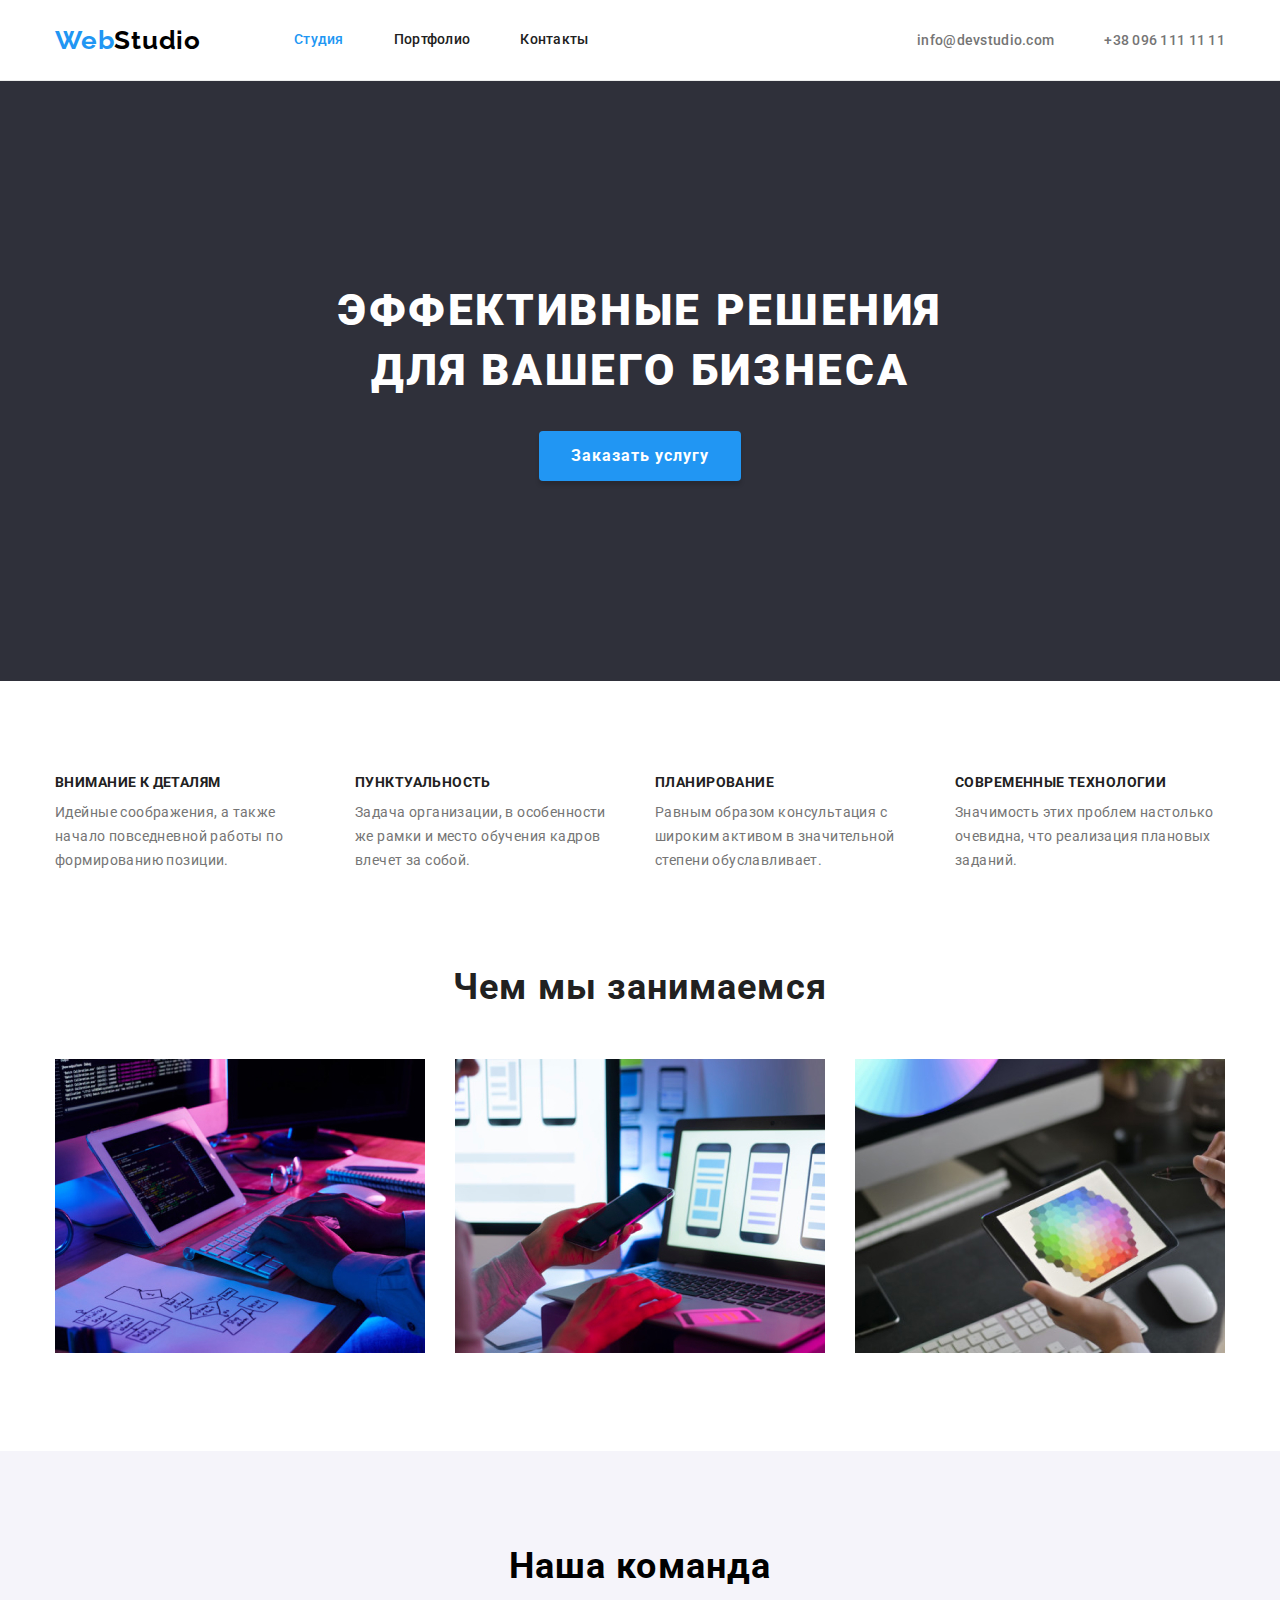
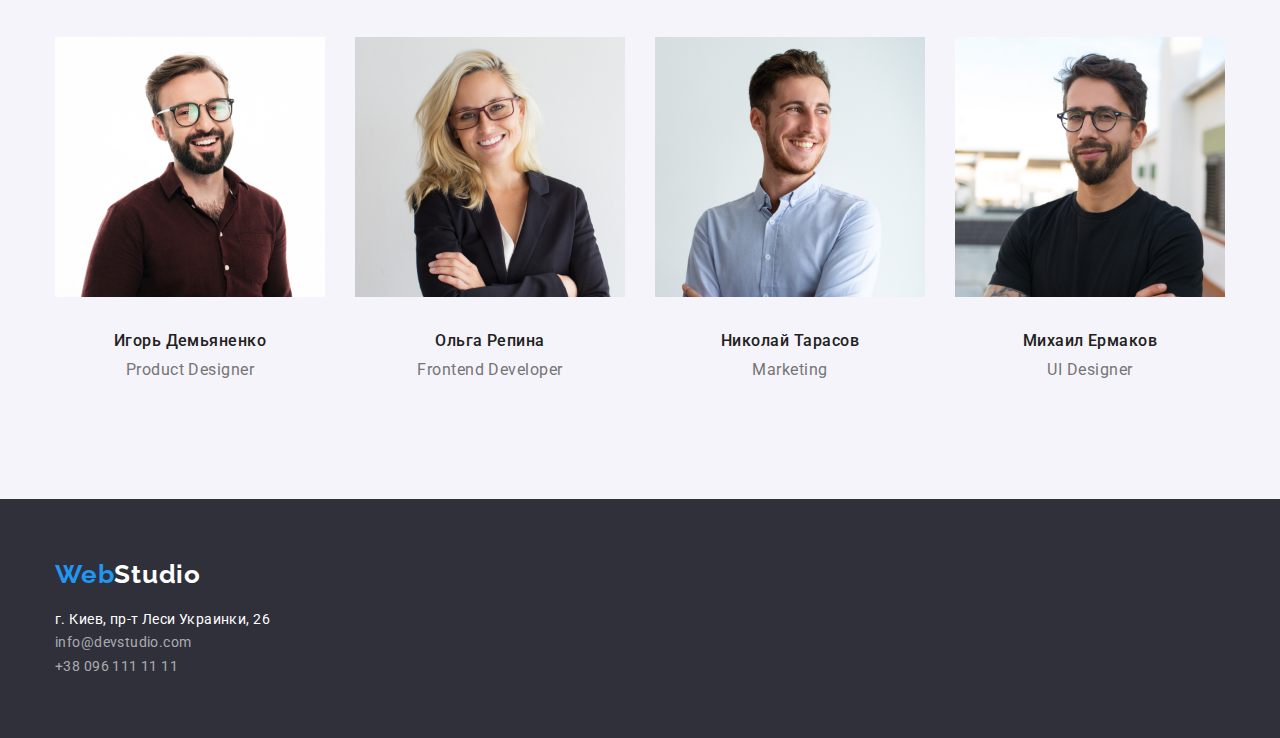
<file: index.html>
<!DOCTYPE html>
<html lang="ru">

<head>
    <meta charset="UTF-8">
    <meta http-equiv="X-UA-Compatible" content="IE=edge">
    <meta name="viewport" content="width=device-width, initial-scale=1.0">
    <title>Document</title>
    <link
        href="https://fonts.googleapis.com/css2?family=Raleway:wght@700&family=Roboto:wght@400;500;700;900&display=swap"
        rel="stylesheet">
    <link rel="stylesheet"
        href="https://cdnjs.cloudflare.com/ajax/libs/modern-normalize/1.1.0/modern-normalize.min.css">
    <link rel="stylesheet" href="./css/styles.css" />
</head>

<body>
    <header>
        <div class="container">
            <nav>
                <a href="./index.html" class="logo">Web<span>Studio</span></a>
                <ul class="site-nav">
                    <li><a href="./index.html" class="current">Студия</a></li>
                    <li><a href="./portfolio.html">Портфолио</a></li>
                    <li><a href="">Контакты</a></li>
                </ul>
            </nav>
            <ul class="contact-nav">
                <li><a href="mailto:info@devstudio.com">info@devstudio.com</a></li>
                <li><a href="tel:+380961111111">+38 096 111 11 11</a></li>
            </ul>
        </div>
    </header>

    <main>

        <section class="hero">
            <h1 class="hero-title">Эффективные решения <br /> для вашего бизнеса</h1>
            <button type="button" class="button">Заказать услугу</button>
        </section>


        <section class="section-dignity">
            <div class="container">
                <h2 class="visually-hidden">Перечень достоинств</h2>
                <ul>
                    <li>
                        <h3 class="title">Внимание к деталям</h3>
                        <p class="text">Идейные соображения, а также начало повседневной работы по формированию позиции.
                        </p>
                    </li>
                    <li>
                        <h3 class="title">Пунктуальность</h3>
                        <p class="text">Задача организации, в особенности же рамки и место обучения кадров влечет за
                            собой.</p>
                    </li>
                    <li>
                        <h3 class="title">Планирование</h3>
                        <p class="text">Равным образом консультация с широким активом в значительной степени
                            обуславливает.</p>
                    </li>
                    <li>
                        <h3 class="title">Современные технологии</h3>
                        <p class="text">Значимость этих проблем настолько очевидна, что реализация плановых заданий.</p>
                    </li>
                </ul>
            </div>
        </section>

        <section class="section-images">
            <div class="container">
                <h2 class="title">Чем мы занимаемся</h2>
                <ul>
                    <li><img src="./images/box-1.jpg" alt="box-1" width="370"></li>
                    <li><img src="./images/box-2.jpg" alt="box-2" width="370"></li>
                    <li><img src="./images/box-3.jpg" alt="box-3" width="370"></li>
                </ul>
            </div>
        </section>

        <section class="section-team">
            <div class="container">
                <h2 class="title-dreams">Наша команда</h2>
                <ul>
                    <li class="section-icon">
                        <img src="./images/team-card-1.jpg" alt="team-1" width="270" height="260">
                        <div class="team-united">
                            <h3 class="title">Игорь Демьяненко</h3>
                            <p class="text">Product Designer</p>
                        </div>

                    </li>
                    <li class="section-icon">
                        <img src="./images/team-card-2.jpg" alt="team-2" width="270" height="260">
                        <div class="team-united">
                            <h3 class="title">Ольга Репина</h3>
                            <p class="text">Frontend Developer</p>
                        </div>

                    </li>
                    <li class="section-icon">
                        <img src="./images/team-card-3.jpg" alt="team-3" width="270" height="260">
                        <div class="team-united">
                            <h3 class="title">Николай Тарасов</h3>
                            <p class="text">Marketing</p>
                        </div>
                    </li>
                    <li class="section-icon">
                        <img src="./images/team-card-4.jpg" alt="team-4" width="270" height="260">
                        <div class="team-united">
                            <h3 class="title">Михаил Ермаков</h3>
                            <p class="text">UI Designer</p>
                        </div>

                    </li>
                </ul>
            </div>
        </section>

    </main>

    <footer class="page-footer">
        <div class="container">
            <a href="./index.html" class="logo-footer">Web<span class="accent-footer">Studio</span></a>
            <address>
                <ul class="nav-footer">
                    <li><a href="https://goo.gl/maps/x7mhKrJAUDWi56Dh6" target="_blank" rel="noopener noreferrer"
                            class="maps">г. Киев, пр-т Леси Украинки, 26</a></li>
                    <li><a href="mailto:info@devstudio.com" class="phone-footer">info@devstudio.com</a></li>
                    <li><a href="tel:+380961111111" class="phone-footer">+38 096 111 11 11</a></li>
                </ul>
            </address>
        </div>
    </footer>
</body>

</html>
</file>
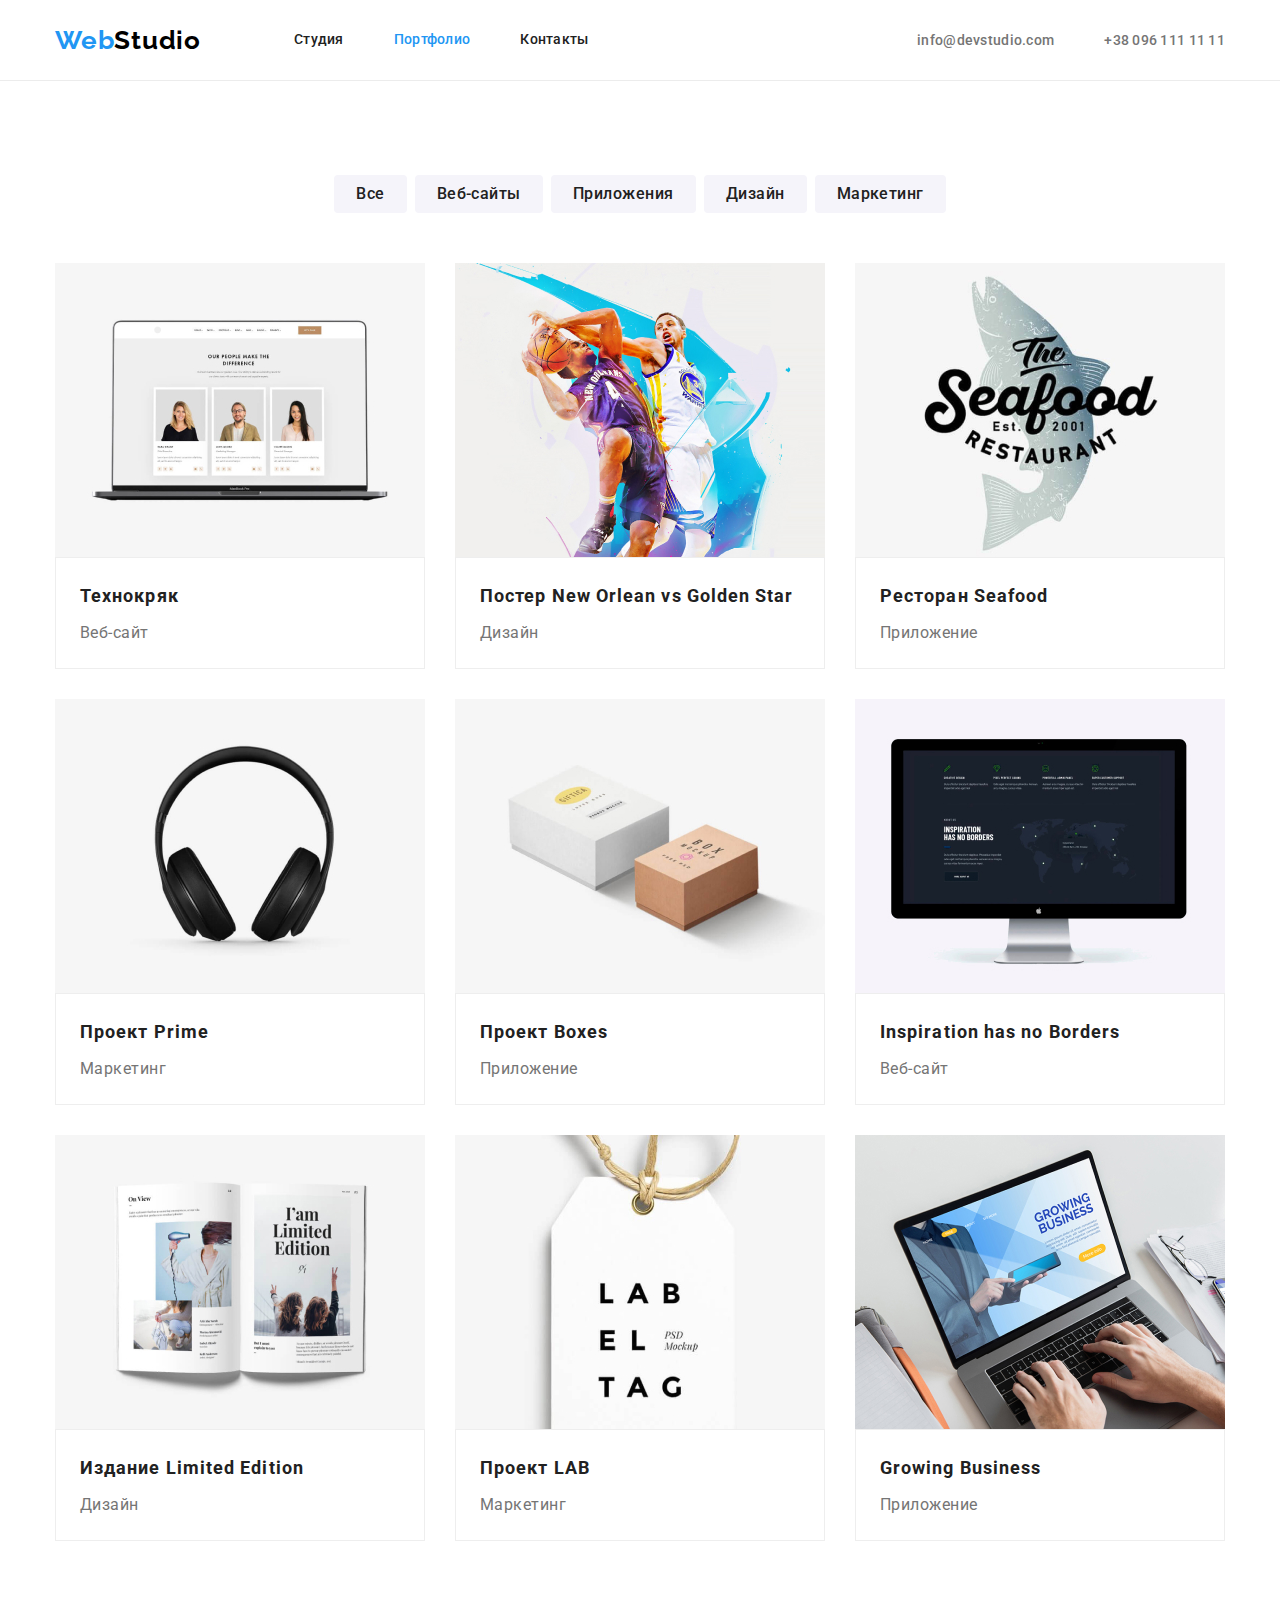
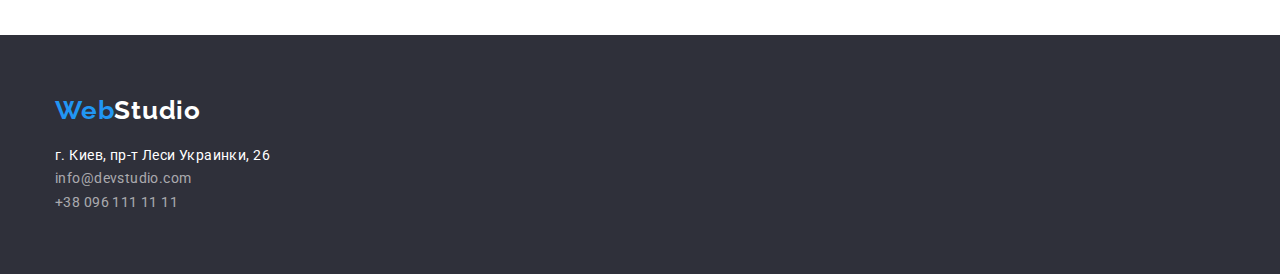
<file: portfolio.html>
<!DOCTYPE html>
<html lang="ru">

<head>
    <meta charset="UTF-8">
    <meta http-equiv="X-UA-Compatible" content="IE=edge">
    <meta name="viewport" content="width=device-width, initial-scale=1.0">
    <title>Document</title>
    <link
        href="https://fonts.googleapis.com/css2?family=Raleway:wght@700&family=Roboto:wght@400;500;700;900&display=swap"
        rel="stylesheet">
    <link rel="stylesheet"
        href="https://cdnjs.cloudflare.com/ajax/libs/modern-normalize/1.1.0/modern-normalize.min.css">
    <link rel="stylesheet" href="./css/styles.css" />
</head>

<body>
    <header>
        <div class="container">
            <nav>
                <a href="./index.html" class="logo">Web<span>Studio</span></a>
                <ul class="site-nav">
                    <li><a href="./index.html">Студия</a></li>
                    <li><a href="./portfolio.html" class="current">Портфолио</a></li>
                    <li><a href="">Контакты</a></li>
                </ul>
            </nav>
            <ul class="contact-nav">
                <li><a href="mailto:info@devstudio.com">info@devstudio.com</a></li>
                <li><a href="tel:+380961111111">+38 096 111 11 11</a></li>
            </ul>
        </div>
    </header>

    <main>
        <section class="filters">
            <div class="container">
                <h1 class="visually-hidden">Наши проэкты</h1>
                <ul class="visually-btn">
                    <li><button type="button" class="dutton">Все</button></li>
                    <li><button type="button" class="dutton">Веб-сайты</button></li>
                    <li><button type="button" class="dutton">Приложения</button></li>
                    <li><button type="button" class="dutton">Дизайн</button></li>
                    <li><button type="button" class="dutton">Маркетинг</button></li>
                </ul>
                <ul class="project">
                    <li>
                        <a href="#"><img src="./images/project-1.jpg" alt="Первый проэкт">
                            <div class="project-united">
                                <h2 class="title">Технокряк</h2>
                                <p class="text">Веб-сайт</p>
                            </div>

                        </a>
                    </li>
                    <li>
                        <a href="">
                            <img src="./images/project-2.jpg" alt="Второй проэкт">
                            <div class="project-united">
                                <h2 class="title">Постер New Orlean vs Golden Star</h2>
                                <p class="text">Дизайн</p>
                            </div>
                        </a>
                    </li>
                    <li>
                        <a href="">
                            <img src="./images/project-3.jpg" alt="Трейтий проэкт">
                            <div class="project-united">
                                <h2 class="title">Ресторан Seafood</h2>
                                <p class="text">Приложение</p>
                            </div>
                        </a>
                    </li>
                    <li>
                        <a href="">
                            <img src="./images/project-4.jpg" alt="Четвертый проэкт">
                            <div class="project-united">
                                <h2 class="title">Проект Prime</h2>
                                <p class="text">Маркетинг</p>
                            </div>
                        </a>
                    </li>
                    <li>
                        <a href="">
                            <img src="./images/project-5.jpg" alt="Пятый проэкт">
                            <div class="project-united">
                                <h2 class="title">Проект Boxes</h2>
                                <p class="text">Приложение</p>
                            </div>
                        </a>
                    </li>
                    <li>
                        <a href="">
                            <img src="./images/project-6.jpg" alt="Шестой проэкт">
                            <div class="project-united">
                                <h2 class="title">Inspiration has no Borders</h2>
                                <p class="text">Веб-сайт</p>
                            </div>
                        </a>
                    </li>
                    <li>
                        <a href="">
                            <img src="./images/project-7.jpg" alt="Седьмой проэкт">
                            <div class="project-united">
                                <h2 class="title">Издание Limited Edition</h2>
                                <p class="text">Дизайн</p>
                            </div>
                        </a>
                    </li>
                    <li>
                        <a href="">
                            <img src="./images/project-8.jpg" alt="восьмой проэкт">
                            <div class="project-united">
                                <h2 class="title">Проект LAB</h2>
                                <p class="text">Маркетинг</p>
                            </div>
                        </a>
                    </li>
                    <li>
                        <a href="">
                            <img src="./images/project-9.jpg" alt="восьмой проэкт">
                            <div class="project-united">
                                <h2 class="title">Growing Business</h2>
                                <p class="text">Приложение</p>
                            </div>
                        </a>
                    </li>
                </ul>
            </div>
        </section>
    </main>

    <footer class="page-footer">
        <div class="container">
            <a href="./index.html" class="logo-footer">Web<span class="accent-footer">Studio</span></a>
            <address>
                <ul class="nav-footer">
                    <li><a href="https://goo.gl/maps/x7mhKrJAUDWi56Dh6" target="_blank" rel="noopener noreferrer"
                            class="maps">г. Киев, пр-т Леси Украинки, 26</a></li>
                    <li><a href="mailto:info@devstudio.com" class="phone-footer">info@devstudio.com</a></li>
                    <li><a href="tel:+380961111111" class="phone-footer">+38 096 111 11 11</a></li>
                </ul>
            </address>
        </div>
    </footer>
</body>

</html>
</file>
<file: css/styles.css>
:root {
  --primary-text-color: #757575;
  --title-text-color: #212121;
}

body {
  background-color: #ffffff;
  font-family: Roboto, sans-serif;
}

ul {
  margin: 0;
  padding: 0;
  list-style: none;
}

.visually-hidden {
  position: absolute;
  width: 1px;
  height: 1px;
  margin: -1px;
  border: 0;
  padding: 0;

  white-space: nowrap;
  clip-path: inset(100%);
  clip: rect(0 0 0 0);
  overflow: hidden;
}

.container {
  max-width: 1200px;
  padding-left: 15px;
  padding-right: 15px;
  margin-top: 0;
  margin-left: auto;
  margin-right: auto;
  /*background-color: aqua;*/
}

h1,
h2,
h3,
h4,
h5,
h6,
p {
  margin-top: 0;
  margin-bottom: 0;
}

.logo {
  color: #2196f3;
  font-family: Raleway;
  font-weight: 700;
  font-size: 26px;
  line-height: 1.19;
  letter-spacing: 0.03em;
  text-decoration: none;
}

/* header */

header {
  border-bottom: 1px solid #ececec;
  font-weight: normal;
}

header .container {
  display: flex;
  align-items: center;
  justify-content: space-between;
}

header .logo span {
  color: #000000;
}

header nav,
header ul {
  display: flex;
  flex-direction: row;
  align-items: center;
}

header nav {
  column-gap: 93px;
}

header ul {
  column-gap: 50px;
}

header ul li a {
  font-weight: 500;
  font-size: 14px;
  line-height: 1.14;
  letter-spacing: 0.02em;
  text-decoration: none;
}

header .site-nav li a {
  color: var(--title-text-color);
  padding: 32px 0;
  display: block;
}

header .site-nav li a:hover,
header .site-nav li a:focus,
header .site-nav li a.current {
  color: #2196f3;
}

header .contact-nav li a {
  color: var(--primary-text-color);
}

header .contact-nav li a:hover,
header .contact-nav li a:focus {
  color: #2196f3;
}

/* END header ==========================*/

/*герой*/

.hero {
  background-color: #2f303a;
  text-align: center;
  padding-top: 200px;
  padding-bottom: 200px;
}
.hero-title {
  margin-bottom: 30px;
  color: #ffffff;
  font-weight: 900;
  font-size: 44px;
  line-height: 1.36;
  letter-spacing: 0.06em;
  text-transform: uppercase;
}
/* END герой =============================*/

/*кнопки*/

.hero .button {
  background-color: #2196f3;
  color: #ffffff;
  font-weight: 700;
  font-size: 16px;
  line-height: 1.88;
  align-items: center;
  letter-spacing: 0.06em;
  box-shadow: 0px 4px 4px rgba(0, 0, 0, 0.15);
  border-radius: 4px;
  border: transparent;
  padding: 10px 32px;
}

.filters .dutton {
  /*display: inline-block;*/
  background-color: #f5f4fa;
  color: var(--title-text-color);
  font-weight: 500;
  font-size: 16px;
  line-height: 1.63;
  letter-spacing: 0.03em;
  text-align: center;
  cursor: pointer;
  border-radius: 4px;
  border: transparent;
  padding: 6px 22px;
}

.filters .dutton:focus,
.filters .dutton:hover {
  color: #ffffff;
  background-color: #2196f3;
  box-shadow: 0px 3px 1px rgba(0, 0, 0, 0.1), 0px 1px 2px rgba(0, 0, 0, 0.08),
    0px 2px 2px rgba(0, 0, 0, 0.12);
}
.filters .visually-btn {
  display: flex;
  align-items: center;
  justify-content: center;
  gap: 8px;
}
/* END кнопки==============================================================*/

/*секции достоинства*/

.section-dignity {
  padding-top: 94px;
  padding-bottom: 94px;
}

.section-dignity .title {
  color: var(--title-text-color);
  font-weight: 700;
  font-size: 14px;
  line-height: 1.14;
  letter-spacing: 0.03em;
  text-transform: uppercase;
}
.section-dignity .text {
  color: var(--primary-text-color);
  font-weight: 400;
  font-size: 14px;
  line-height: 1.71;
  letter-spacing: 0.03em;
  max-width: 270px;
  padding-top: 10px;
}
.section-dignity ul,
.section-images ul,
.section-team ul {
  display: flex;
  flex-direction: row;
  justify-content: space-between;
  width: 100%;
}
.section-dignity ul li {
  gap: 30px;
}
/* END секции достоинства===============*/

/*секция иконки*/

.section-images {
  padding-bottom: 94px;
}
.section-images .title {
  margin-top: 0;
  margin-bottom: 50px;
  color: var(--title-text-color);
  font-weight: 700;
  font-size: 36px;
  line-height: 1.17;
  text-align: center;
  letter-spacing: 0.03em;
}
/*END секция иконки====================*/

/*секция команда*/

.section-icon {
  max-height: 368px;
  max-width: 270px;
  text-align: center;
}

.section-team .title-dreams {
  margin-bottom: 50px;
  font-weight: 700;
  font-size: 36px;
  line-height: 1.17;
  text-align: center;
  letter-spacing: 0.03em;
}

.team-united {
  padding-top: 30px;
  padding-bottom: 30px;
}
.section-team .title {
  color: var(--title-text-color);
  font-weight: 500;
  font-size: 16px;
  line-height: 1.19;
  letter-spacing: 0.03em;
}
.section-team .text {
  color: var(--primary-text-color);
  font-weight: 400;
  font-size: 16px;
  line-height: 1.19;
  letter-spacing: 0.03em;
  margin-top: 10px;
}
.section-team {
  padding-top: 94px;
  padding-bottom: 94px;
  background-color: #f5f4fa;
}
.section-team .container {
  margin-bottom: 0;
}
/*END секция команда ==========================*/

/*Проэкт*/

.filters {
  padding-top: 94px;
  padding-bottom: 94px;
}
/*.project .container {
  margin-top: 0;
  margin-bottom: 94px;
}*/
.project .title {
  color: var(--title-text-color);
  font-weight: 700;
  font-size: 18px;
  line-height: 2;
  letter-spacing: 0.06em;
}
.project .text {
  color: var(--primary-text-color);
  font-weight: 400;
  font-size: 16px;
  line-height: 30px;
  letter-spacing: 0.03em;
  padding-top: 4px;
}
.project-united {
  padding: 20px 24px;
  border: 1px solid #eeeeee;
}
.project a {
  text-decoration: none;
}
.filters .project {
  margin-top: 50px;
  display: flex;
  flex-wrap: wrap;
  gap: 30px;
}

.filters .project li a img {
  display: block;
}
/*END Проэкт ================================*/

/*Футер*/

footer address {
  font-style: normal;
}
.page-footer {
  background-color: #2f303a;
  padding: 60px 0;
}
.logo-footer {
  color: #2196f3;
  font-family: Raleway;
  font-weight: 700;
  font-size: 26px;
  line-height: 1.19;
  letter-spacing: 0.03em;
  text-decoration: none;
  margin-bottom: 20px;
}
.accent-footer {
  color: #ffffff;
}
.maps {
  font-weight: 400;
  font-size: 14px;
  line-height: 1.41;
  letter-spacing: 0.03em;
  color: #ffffff;
  text-decoration: none;
}
.phone-footer {
  font-weight: 400;
  font-size: 14px;
  line-height: 24px;
  letter-spacing: 0.03em;
  color: rgba(255, 255, 255, 0.6);
  text-decoration: none;
  margin-top: 9px;
}
.nav-footer :hover,
:focus {
  color: #2196f3;
}
.nav-footer {
  margin-top: 20px;
}
/* END Футер =====================================*/
</file>
